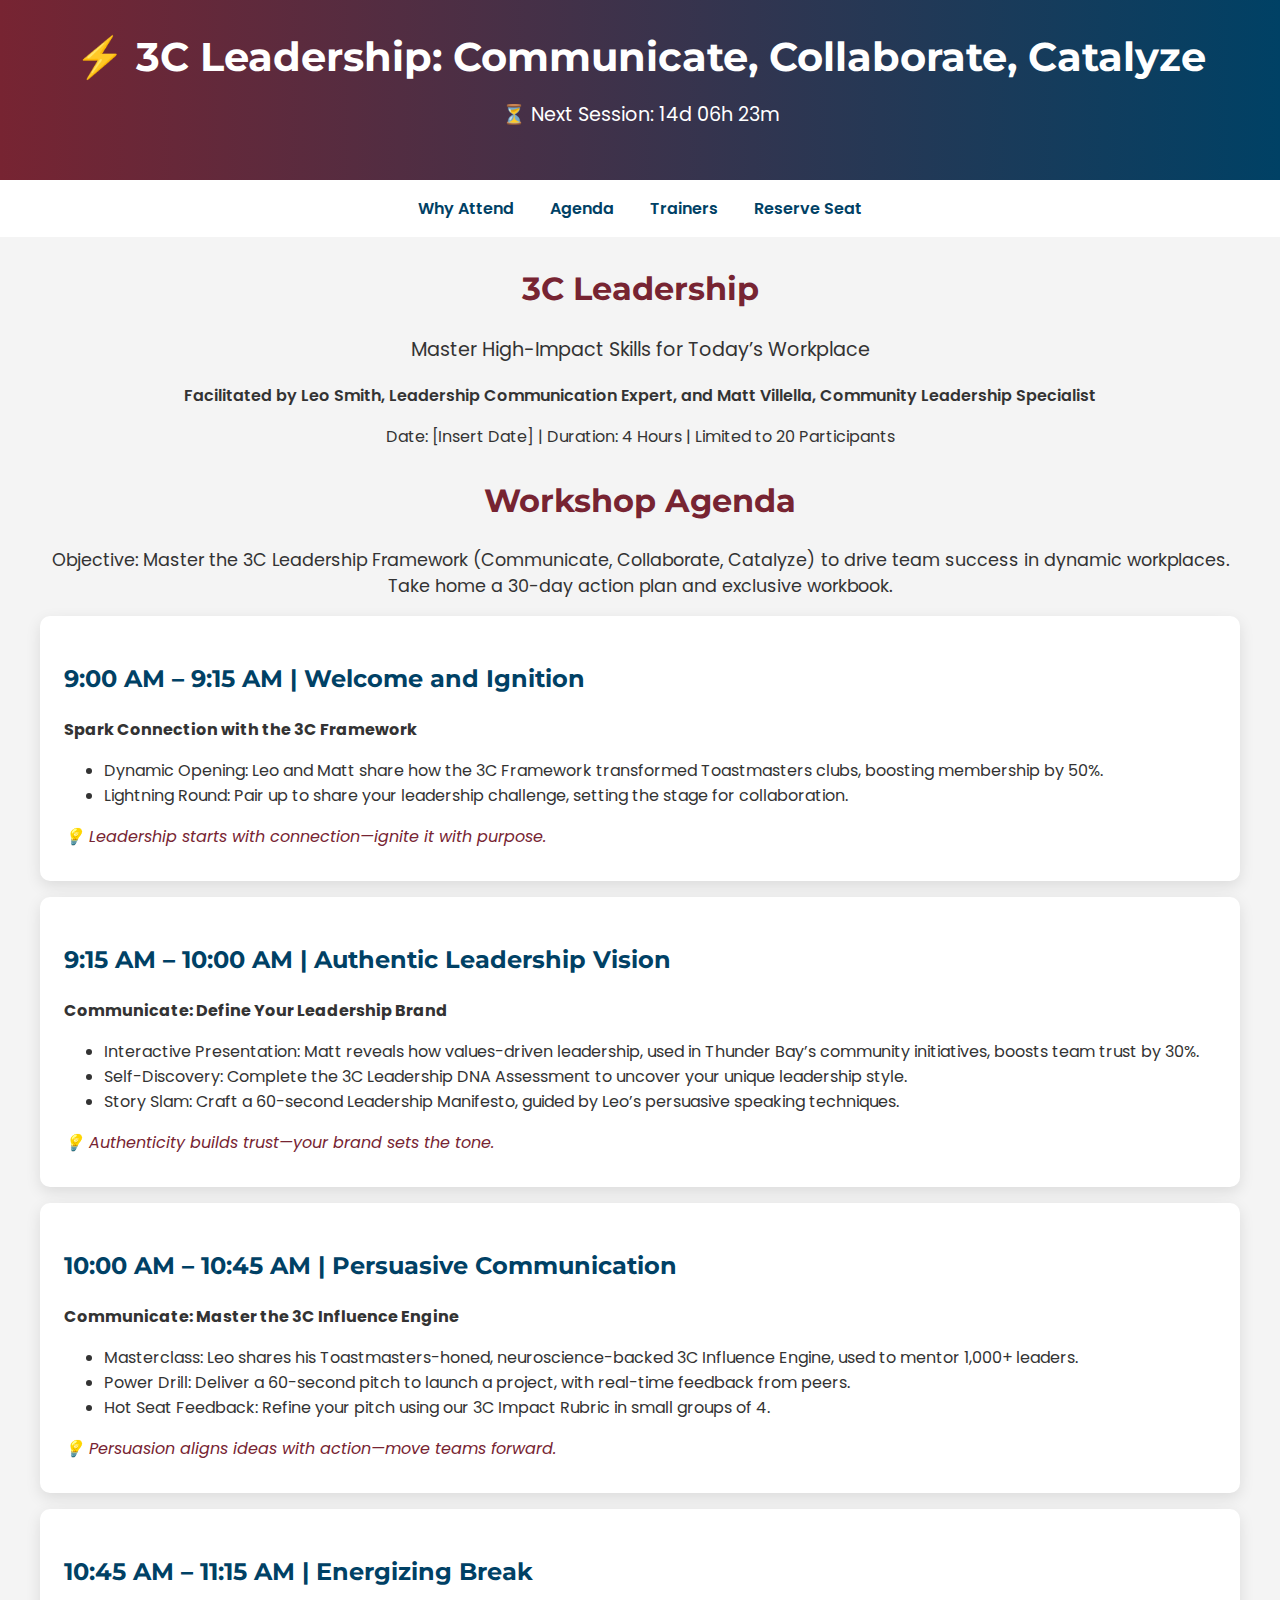
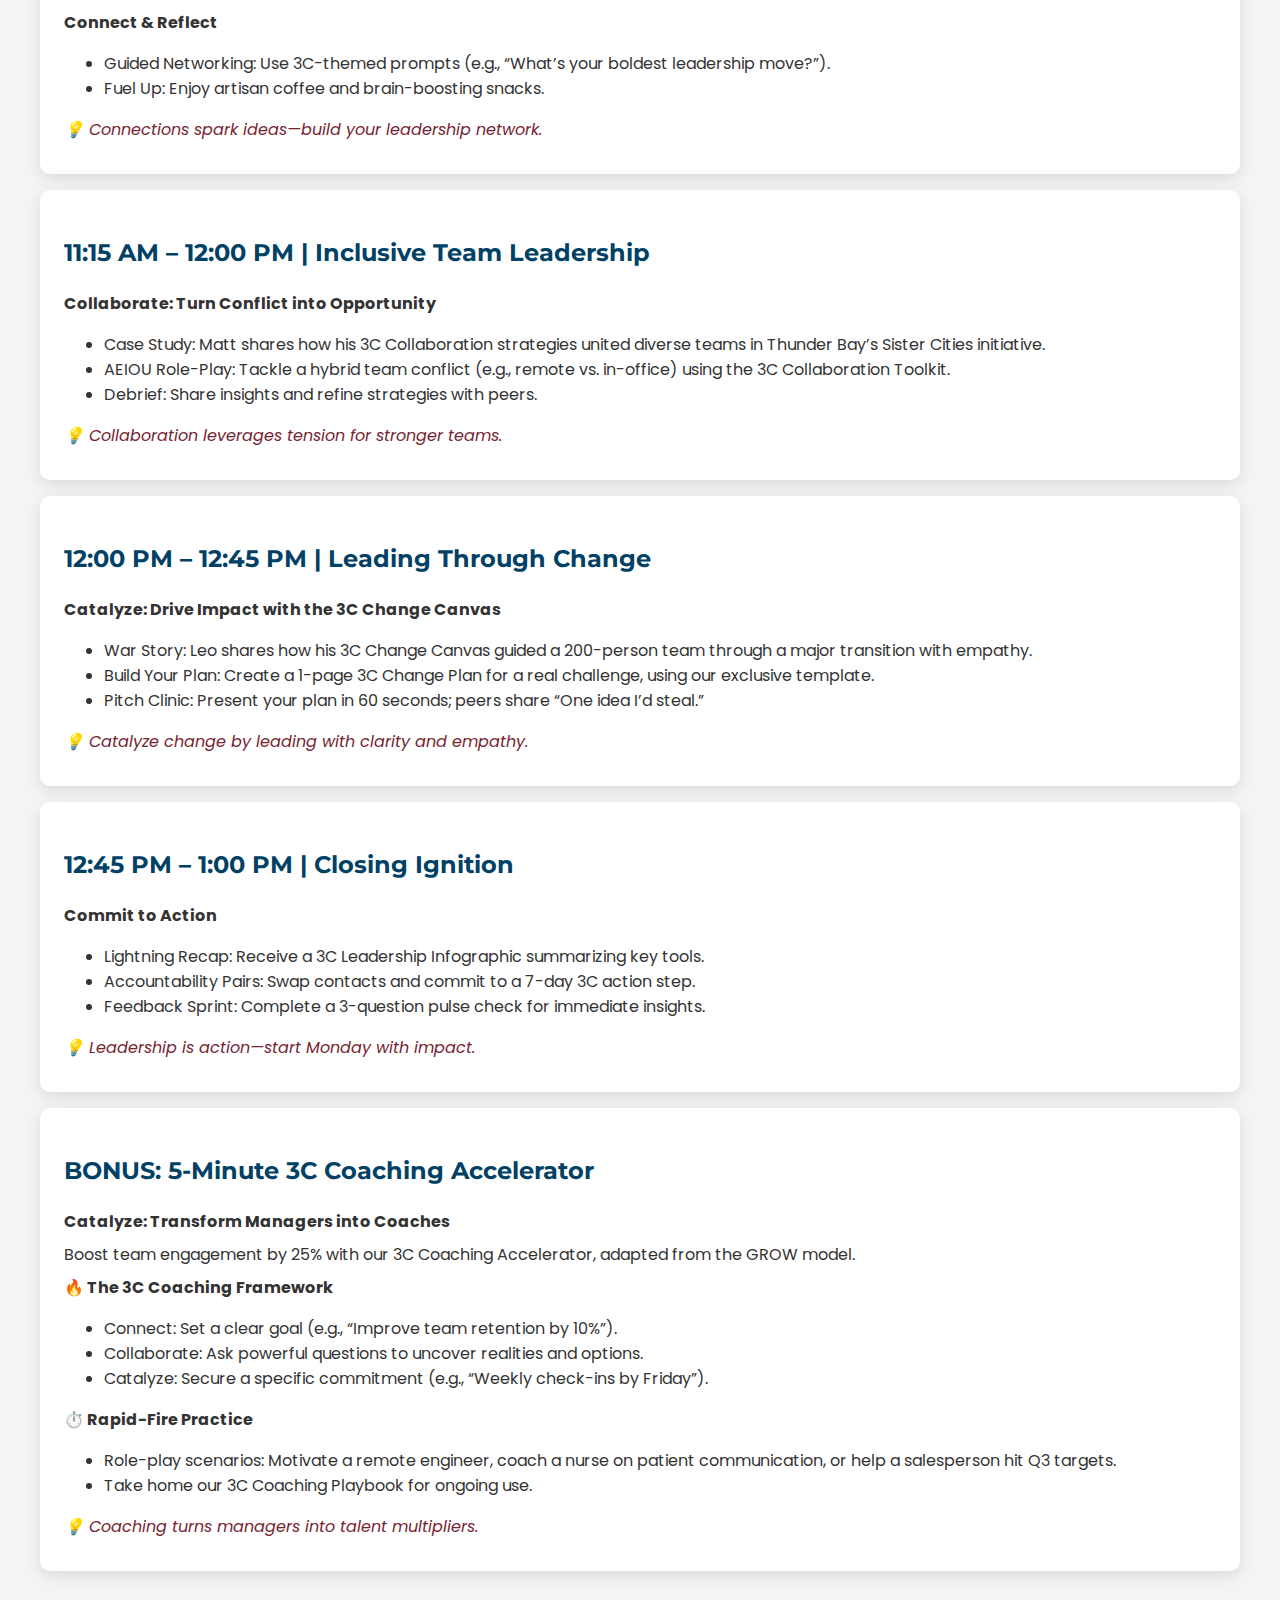
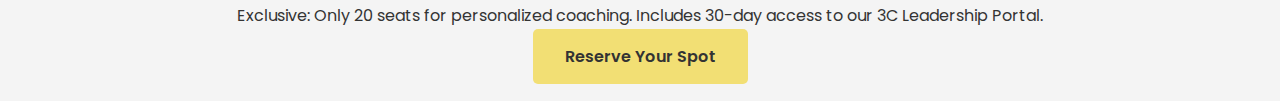
<file: agenda.html>
<!DOCTYPE html>
<html lang="en">
<head>
  <meta charset="UTF-8">
  <meta name="viewport" content="width=device-width, initial-scale=1.0">
  <title>3C Leadership: Communicate, Collaborate, Catalyze</title>
  <link href="https://fonts.googleapis.com/css2?family=Montserrat:wght@900&family=Poppins:wght@400;600&display=swap" rel="stylesheet">
  <style>
    body { font-family: 'Poppins', sans-serif; color: #333; margin: 0; padding: 0; background: #f4f4f4; }
    header { background: linear-gradient(to right, #772432, #004165); padding: 2rem; text-align: center; color: #FFF; }
    header h1 { font-family: 'Montserrat', sans-serif; font-size: 2.5rem; margin: 0; }
    header p { font-size: 1.2rem; }
    nav { background: #FFF; padding: 1rem; text-align: center; }
    nav a { margin: 0 1rem; color: #004165; text-decoration: none; font-weight: 600; }
    nav a:hover { color: #772432; }
    section { max-width: 1200px; margin: 2rem auto; padding: 0 1rem; }
    h2 { font-family: 'Montserrat', sans-serif; font-size: 2rem; color: #772432; text-align: center; }
    h3 { font-family: 'Montserrat', sans-serif; font-size: 1.5rem; color: #004165; }
    .session { background: #FFF; border-radius: 10px; padding: 1.5rem; margin-bottom: 1rem; box-shadow: 0 5px 15px rgba(0,0,0,0.1); }
    .session p { margin: 0.5rem 0; }
    .highlight { font-style: italic; color: #772432; }
    .cta { text-align: center; margin: 2rem 0; }
    .cta a { background: #F2DF74; color: #333; padding: 1rem 2rem; border-radius: 5px; text-decoration: none; font-weight: 600; }
    .cta a:hover { background: #772432; color: #FFF; }
  </style>
</head>
<body>
  <header>
    <h1>⚡ 3C Leadership: Communicate, Collaborate, Catalyze</h1>
    <p>⏳ Next Session: 14d 06h 23m</p>
  </header>
  <nav>
    <a href="#why-attend">Why Attend</a>
    <a href="#agenda">Agenda</a>
    <a href="#trainers">Trainers</a>
    <a href="#reserve">Reserve Seat</a>
  </nav>
  <section>
    <h2>3C Leadership</h2>
    <p style="text-align: center; font-size: 1.2rem;">Master High-Impact Skills for Today’s Workplace</p>
    <p style="text-align: center; font-weight: 600;">Facilitated by Leo Smith, Leadership Communication Expert, and Matt Villella, Community Leadership Specialist</p>
    <p style="text-align: center;">Date: [Insert Date] | Duration: 4 Hours | Limited to 20 Participants</p>
  </section>
  <section id="agenda">
    <h2>Workshop Agenda</h2>
    <p style="text-align: center; font-size: 1.1rem;">Objective: Master the 3C Leadership Framework (Communicate, Collaborate, Catalyze) to drive team success in dynamic workplaces. Take home a 30-day action plan and exclusive workbook.</p>

    <div class="session">
      <h3>9:00 AM – 9:15 AM | Welcome and Ignition</h3>
      <p><strong>Spark Connection with the 3C Framework</strong></p>
      <ul>
        <li>Dynamic Opening: Leo and Matt share how the 3C Framework transformed Toastmasters clubs, boosting membership by 50%.</li>
        <li>Lightning Round: Pair up to share your leadership challenge, setting the stage for collaboration.</li>
      </ul>
      <p class="highlight">💡 Leadership starts with connection—ignite it with purpose.</p>
    </div>

    <div class="session">
      <h3>9:15 AM – 10:00 AM | Authentic Leadership Vision</h3>
      <p><strong>Communicate: Define Your Leadership Brand</strong></p>
      <ul>
        <li>Interactive Presentation: Matt reveals how values-driven leadership, used in Thunder Bay’s community initiatives, boosts team trust by 30%.</li>
        <li>Self-Discovery: Complete the 3C Leadership DNA Assessment to uncover your unique leadership style.</li>
        <li>Story Slam: Craft a 60-second Leadership Manifesto, guided by Leo’s persuasive speaking techniques.</li>
      </ul>
      <p class="highlight">💡 Authenticity builds trust—your brand sets the tone.</p>
    </div>

    <div class="session">
      <h3>10:00 AM – 10:45 AM | Persuasive Communication</h3>
      <p><strong>Communicate: Master the 3C Influence Engine</strong></p>
      <ul>
        <li>Masterclass: Leo shares his Toastmasters-honed, neuroscience-backed 3C Influence Engine, used to mentor 1,000+ leaders.</li>
        <li>Power Drill: Deliver a 60-second pitch to launch a project, with real-time feedback from peers.</li>
        <li>Hot Seat Feedback: Refine your pitch using our 3C Impact Rubric in small groups of 4.</li>
      </ul>
      <p class="highlight">💡 Persuasion aligns ideas with action—move teams forward.</p>
    </div>

    <div class="session">
      <h3>10:45 AM – 11:15 AM | Energizing Break</h3>
      <p><strong>Connect & Reflect</strong></p>
      <ul>
        <li>Guided Networking: Use 3C-themed prompts (e.g., “What’s your boldest leadership move?”).</li>
        <li>Fuel Up: Enjoy artisan coffee and brain-boosting snacks.</li>
      </ul>
      <p class="highlight">💡 Connections spark ideas—build your leadership network.</p>
    </div>

    <div class="session">
      <h3>11:15 AM – 12:00 PM | Inclusive Team Leadership</h3>
      <p><strong>Collaborate: Turn Conflict into Opportunity</strong></p>
      <ul>
        <li>Case Study: Matt shares how his 3C Collaboration strategies united diverse teams in Thunder Bay’s Sister Cities initiative.</li>
        <li>AEIOU Role-Play: Tackle a hybrid team conflict (e.g., remote vs. in-office) using the 3C Collaboration Toolkit.</li>
        <li>Debrief: Share insights and refine strategies with peers.</li>
      </ul>
      <p class="highlight">💡 Collaboration leverages tension for stronger teams.</p>
    </div>

    <div class="session">
      <h3>12:00 PM – 12:45 PM | Leading Through Change</h3>
      <p><strong>Catalyze: Drive Impact with the 3C Change Canvas</strong></p>
      <ul>
        <li>War Story: Leo shares how his 3C Change Canvas guided a 200-person team through a major transition with empathy.</li>
        <li>Build Your Plan: Create a 1-page 3C Change Plan for a real challenge, using our exclusive template.</li>
        <li>Pitch Clinic: Present your plan in 60 seconds; peers share “One idea I’d steal.”</li>
      </ul>
      <p class="highlight">💡 Catalyze change by leading with clarity and empathy.</p>
    </div>

    <div class="session">
      <h3>12:45 PM – 1:00 PM | Closing Ignition</h3>
      <p><strong>Commit to Action</strong></p>
      <ul>
        <li>Lightning Recap: Receive a 3C Leadership Infographic summarizing key tools.</li>
        <li>Accountability Pairs: Swap contacts and commit to a 7-day 3C action step.</li>
        <li>Feedback Sprint: Complete a 3-question pulse check for immediate insights.</li>
      </ul>
      <p class="highlight">💡 Leadership is action—start Monday with impact.</p>
    </div>

    <div class="session">
      <h3>BONUS: 5-Minute 3C Coaching Accelerator</h3>
      <p><strong>Catalyze: Transform Managers into Coaches</strong></p>
      <p>Boost team engagement by 25% with our 3C Coaching Accelerator, adapted from the GROW model.</p>
      <p><strong>🔥 The 3C Coaching Framework</strong></p>
      <ul>
        <li>Connect: Set a clear goal (e.g., “Improve team retention by 10%”).</li>
        <li>Collaborate: Ask powerful questions to uncover realities and options.</li>
        <li>Catalyze: Secure a specific commitment (e.g., “Weekly check-ins by Friday”).</li>
      </ul>
      <p><strong>⏱️ Rapid-Fire Practice</strong></p>
      <ul>
        <li>Role-play scenarios: Motivate a remote engineer, coach a nurse on patient communication, or help a salesperson hit Q3 targets.</li>
        <li>Take home our 3C Coaching Playbook for ongoing use.</li>
      </ul>
      <p class="highlight">💡 Coaching turns managers into talent multipliers.</p>
    </div>

    <div class="cta">
      <p>Exclusive: Only 20 seats for personalized coaching. Includes 30-day access to our 3C Leadership Portal.</p>
      <a href="#reserve">Reserve Your Spot</a>
    </div>
  </section>
</body>
</html>
</file>
